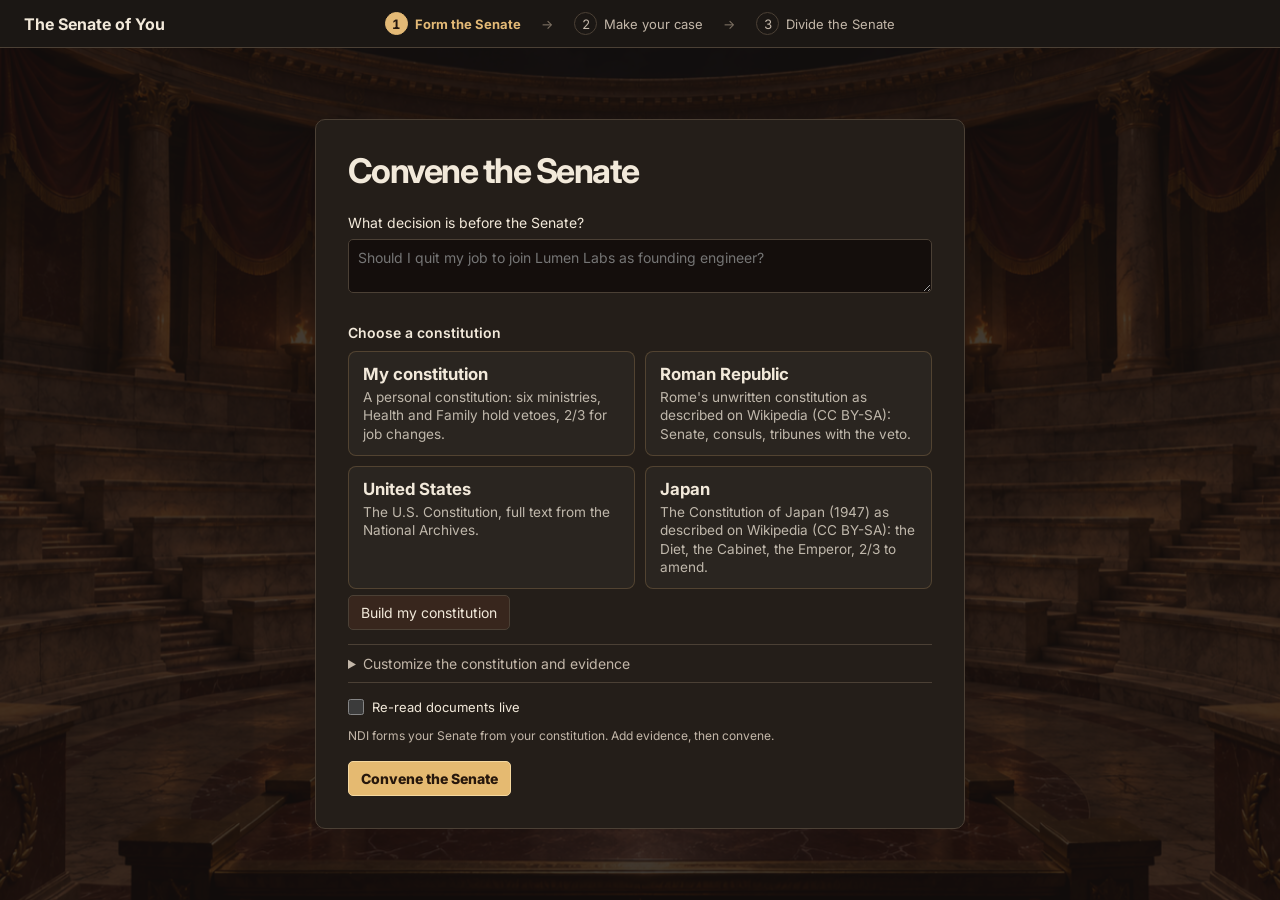
<file: public/index.html>
<!doctype html>
<html lang="en">
<head>
<meta charset="utf-8">
<meta name="viewport" content="width=device-width, initial-scale=1">
<title>The Senate of You</title>
<link rel="preconnect" href="https://fonts.googleapis.com">
<link rel="preconnect" href="https://fonts.gstatic.com" crossorigin>
<link href="https://fonts.googleapis.com/css2?family=Cinzel:wght@500;700&family=Cormorant+Garamond:wght@500;600;700&family=Inter:wght@400;500;600;700&display=swap" rel="stylesheet">
<link rel="stylesheet" href="./style.css">
<link rel="stylesheet" href="./assets/senate-loading.css">
</head>
<body>
<header class="mast"><h1>The Senate of You</h1>
<nav class="step-guide" aria-label="Your path through the Senate"><ol>
<li data-step="1" aria-current="step"><span>1</span> Form the Senate</li>
<li data-step="2"><span>2</span> Make your case</li>
<li data-step="3"><span>3</span> Divide the Senate</li>
</ol></nav>
<span id="ticker"></span></header>
<div id="errors" role="alert" hidden></div>
<main id="setup">
<form id="convene" class="setup-card">
<h2>Convene the Senate</h2>
<label for="decision">What decision is before the Senate?</label>
<textarea id="decision" rows="2" required placeholder="Should I quit my job to join Lumen Labs as founding engineer?"></textarea>
<div class="setup-actions"><button type="button" id="sample">Use the example</button><button type="button" id="build-constitution">Build my constitution</button><span id="source-status" role="status"></span></div>
<details class="documents" id="documents"><summary>Customize the constitution and evidence</summary>
<label for="const-text">Your constitution</label>
<textarea id="const-text" rows="9" spellcheck="false"></textarea>
<div class="files"><label>Upload a constitution PDF<input id="constitution" type="file" accept="application/pdf,.pdf"></label>
<label>Evidence PDFs (optional)<input id="evidence" type="file" accept="application/pdf,.pdf" multiple></label></div>
<label for="ev-urls">Evidence links (one per line)</label>
<textarea id="ev-urls" rows="2" placeholder="https://…"></textarea>
<label for="ev-text">Paste evidence</label>
<textarea id="ev-text" rows="3"></textarea>

</details>
<label class="check-label"><input type="checkbox" id="ndi-fresh"> Re-read documents live</label>
<p class="setup-help">NDI forms your Senate from your constitution. Add evidence, then convene.</p>
<button class="gold" id="convene-button">Convene the Senate</button>
<details class="documents" id="setup-diagnostics" hidden><summary>Setup details</summary><div id="progress"></div><div id="rollcall"></div></details>
</form>
</main>
<main id="chamber" hidden>
<div id="floor-pop" class="floor-pop" role="dialog" aria-live="assertive" hidden></div>
<section class="motion"><div><h2 id="motion"></h2><p id="bill" class="bill"></p><p id="goal"></p>
<aside id="chamber-intro" class="chamber-intro"><button type="button" id="dismiss-intro" aria-label="Dismiss introduction">Got it</button>
<p>You are the Consul. Your constitution formed this Senate.</p>
<p>Argue out loud: after every sentence every senator and <span id="intro-caucus"></span> caucus members decide via Drex.</p>
<p>Answer their questions, accept or refuse their amendments, then divide the Senate.</p></aside>
</div><aside id="coach" aria-labelledby="coach-title"><h3 id="coach-title">What next</h3><div id="tally"></div><div id="coach-body"></div></aside></section>
<section class="floor">
<div class="senators" id="left"></div>
<div class="arena">
<canvas id="seats" aria-label="Senate caucus seats by ministry and support"></canvas><div class="arena-notes">
<div id="rim"></div>
<p id="drift-chatter" role="status"></p>
<p id="audit-hint">Click any seat or senator to see exactly what Drex was asked and answered.</p>
</div>
<section id="movers" aria-labelledby="movers-title" hidden>
<h3 id="movers-title">Who you moved</h3>
<ul id="mover-list"></ul>
</section>
<div class="rostrum">
<div id="turn" class="turn" role="status" aria-live="polite"></div>
<div class="caesar">
<img class="caesar-rest" src="./assets/consul-body.png" alt="">
<img class="caesar-address" src="./assets/consul-body-speaking.png" alt="">
<div class="oval"><span id="bust" aria-hidden="true"></span><canvas id="camera-crop" width="128" height="160" aria-label="Framed camera preview" hidden></canvas></div>
</div>
<video id="camera" muted autoplay playsinline hidden></video>
<div class="consul"><strong>Consul</strong><button id="cam" type="button" aria-pressed="false">Camera off</button></div>
<div id="face" aria-live="polite"></div>
<div class="speak"><button id="mic" type="button" aria-pressed="false">Hold Space to speak</button></div>
<div id="subtitle" aria-live="polite"></div>
<form id="address"><input id="words" aria-label="Address the Senate in writing" placeholder="Or address the Senate in writing…" required><button>Send</button></form>
</div>
</div>
<div class="senators" id="right"></div>
</section>
<section class="ledger"><div><h3 class="curve-label">Caucus support</h3><div id="curve"></div></div>
<div class="commands"><span id="live-status" role="status"></span><button id="transcript">Transcript</button><button class="gold" id="vote">Divide the Senate</button></div></section>
</main>
<main id="division" hidden></main>
<dialog id="constitution-wizard" aria-labelledby="wizard-title">
<div class="dialog-head"><h2 id="wizard-title">Build my constitution</h2><form method="dialog"><button aria-label="Close constitution builder">Close</button></form></div>
<form id="wizard-form">
<p>Your answers become your constitution. NDI reads it like any document.</p>
<fieldset class="wizard-choices"><legend>What matters to you? Choose 3–7.</legend><div id="ministry-choices"></div>
<div class="custom-ministry"><input id="custom-ministry" maxlength="50" aria-label="Custom ministry name" placeholder="Your own ministry"><button id="add-ministry" type="button">Add custom</button></div>
<p id="wizard-count" role="status"></p></fieldset>
<div id="ministry-fields"></div>
<fieldset class="wizard-passage"><legend>How decisions pass</legend>
<label for="wizard-threshold">Passage</label><select id="wizard-threshold"><option value="simple">Simple majority</option><option value="three_fifths">3/5 majority</option><option value="two_thirds">2/3 majority</option><option value="unanimous">Unanimous</option></select>
<label class="check-label"><input id="wizard-special" type="checkbox"> Add a special rule for financial risk</label>
<div id="special-fields" hidden><label for="wizard-risk">Decisions risking more than $</label><input id="wizard-risk" type="number" min="0.01" step="0.01" value="20000">
<label for="wizard-special-threshold">need</label><select id="wizard-special-threshold"><option value="simple">Simple majority</option><option value="three_fifths">3/5 majority</option><option value="two_thirds" selected>2/3 majority</option><option value="unanimous">Unanimous</option></select></div>
<label class="check-label"><input id="wizard-override" type="checkbox"> The leader may override a veto</label>
<label id="override-fields" hidden>Override only if<input id="wizard-override-condition" value="a two-thirds majority of weighted votes supports the decision and the vetoing ministry's condition is written down and accepted"></label>
</fieldset>
<p id="wizard-error" role="alert" hidden></p>
<div class="wizard-footer"><button class="gold" type="submit">Use this constitution</button><span>You can edit every line before NDI reads it.</span></div>
</form></dialog>
<dialog id="acta"><div class="dialog-head"><h2 id="audit-title">Acta Senatus</h2><form method="dialog"><button aria-label="Close">Close</button></form></div><div id="audit-body"></div></dialog>
<script type="module" src="./view.js"></script>
</body></html>
</file>
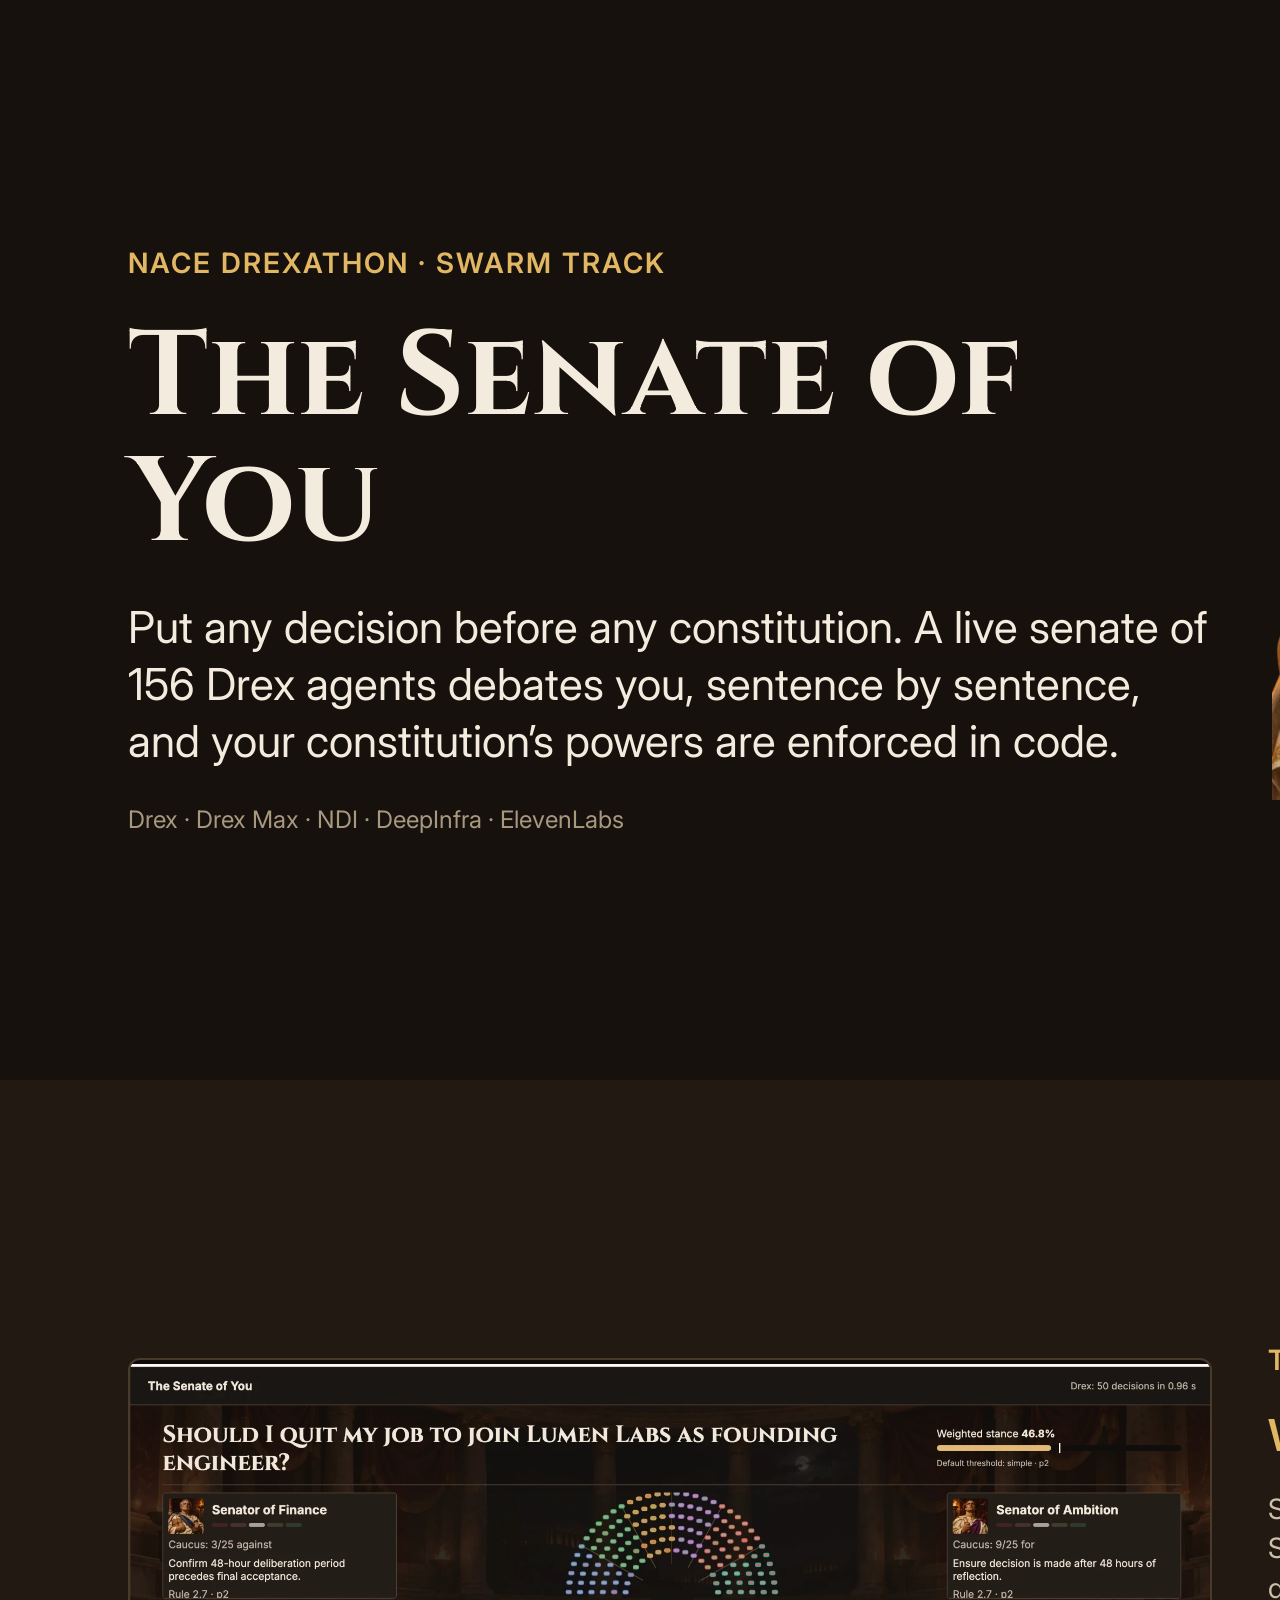
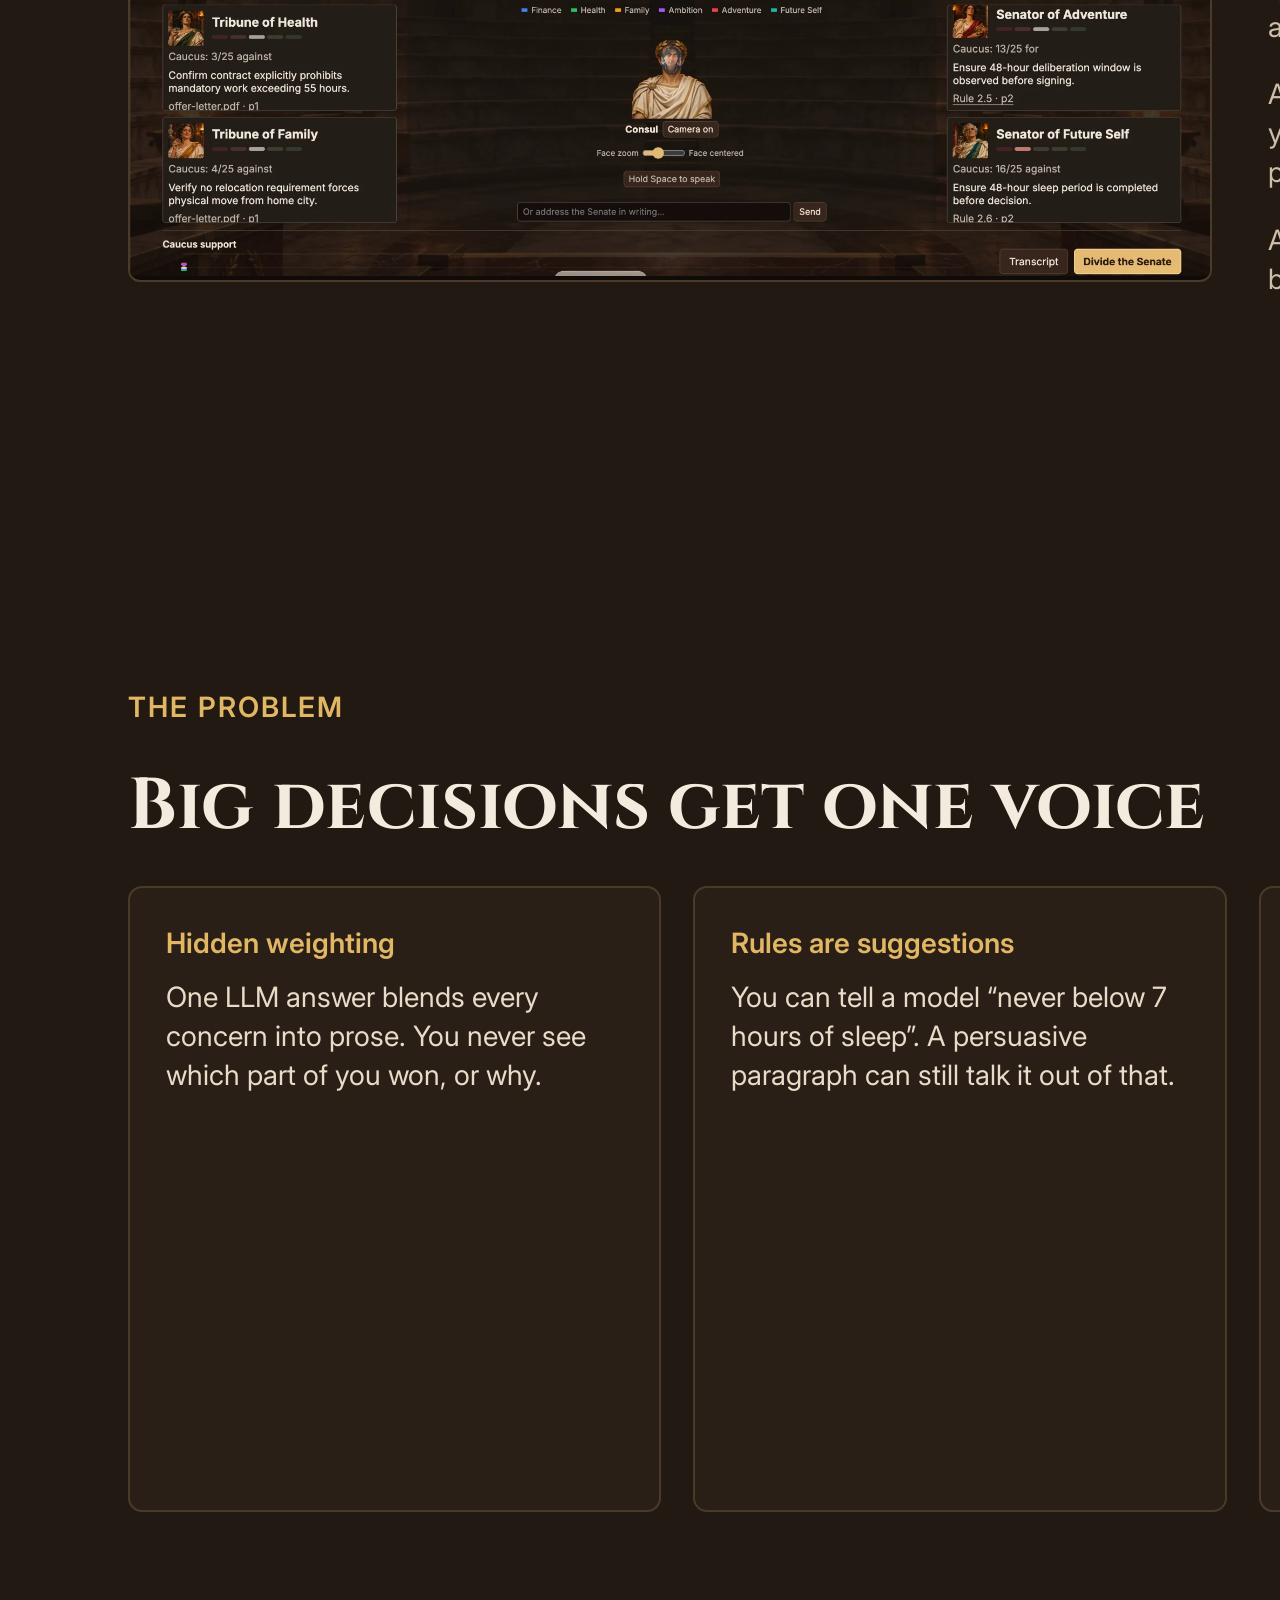
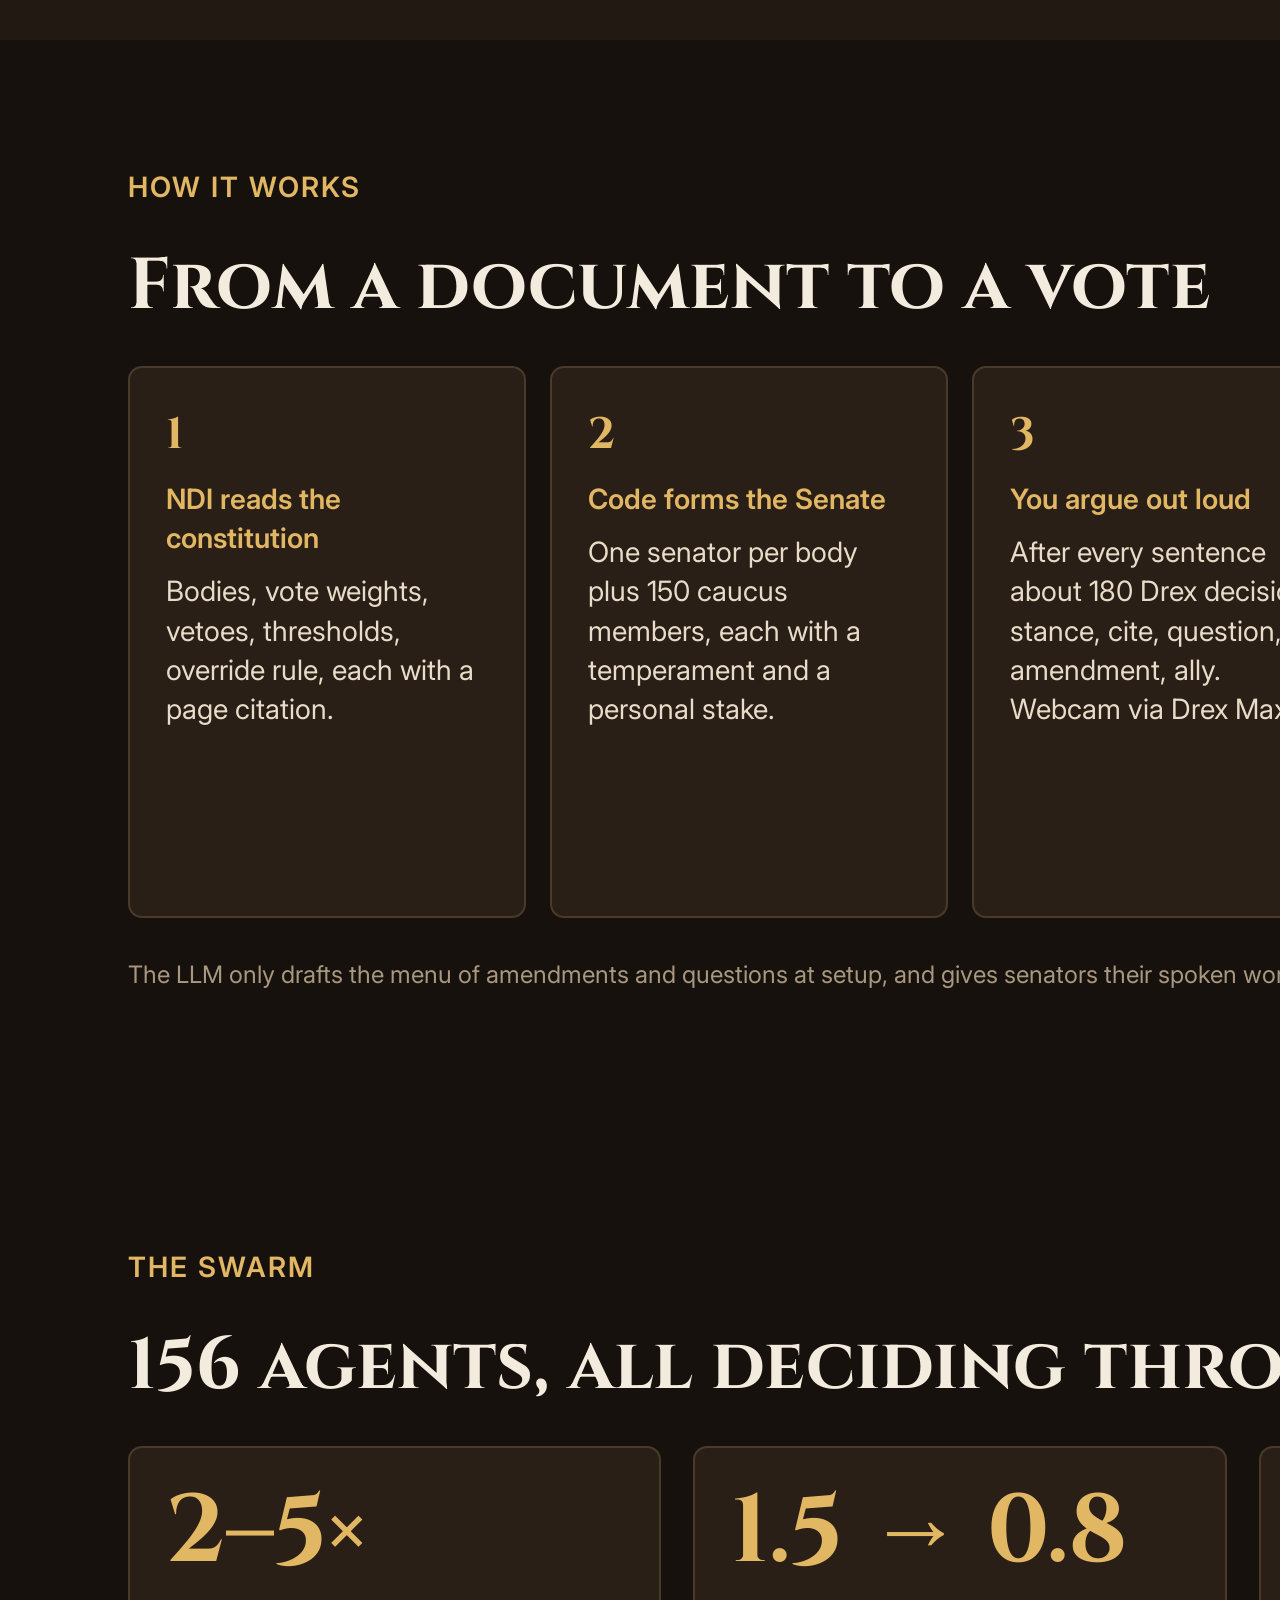
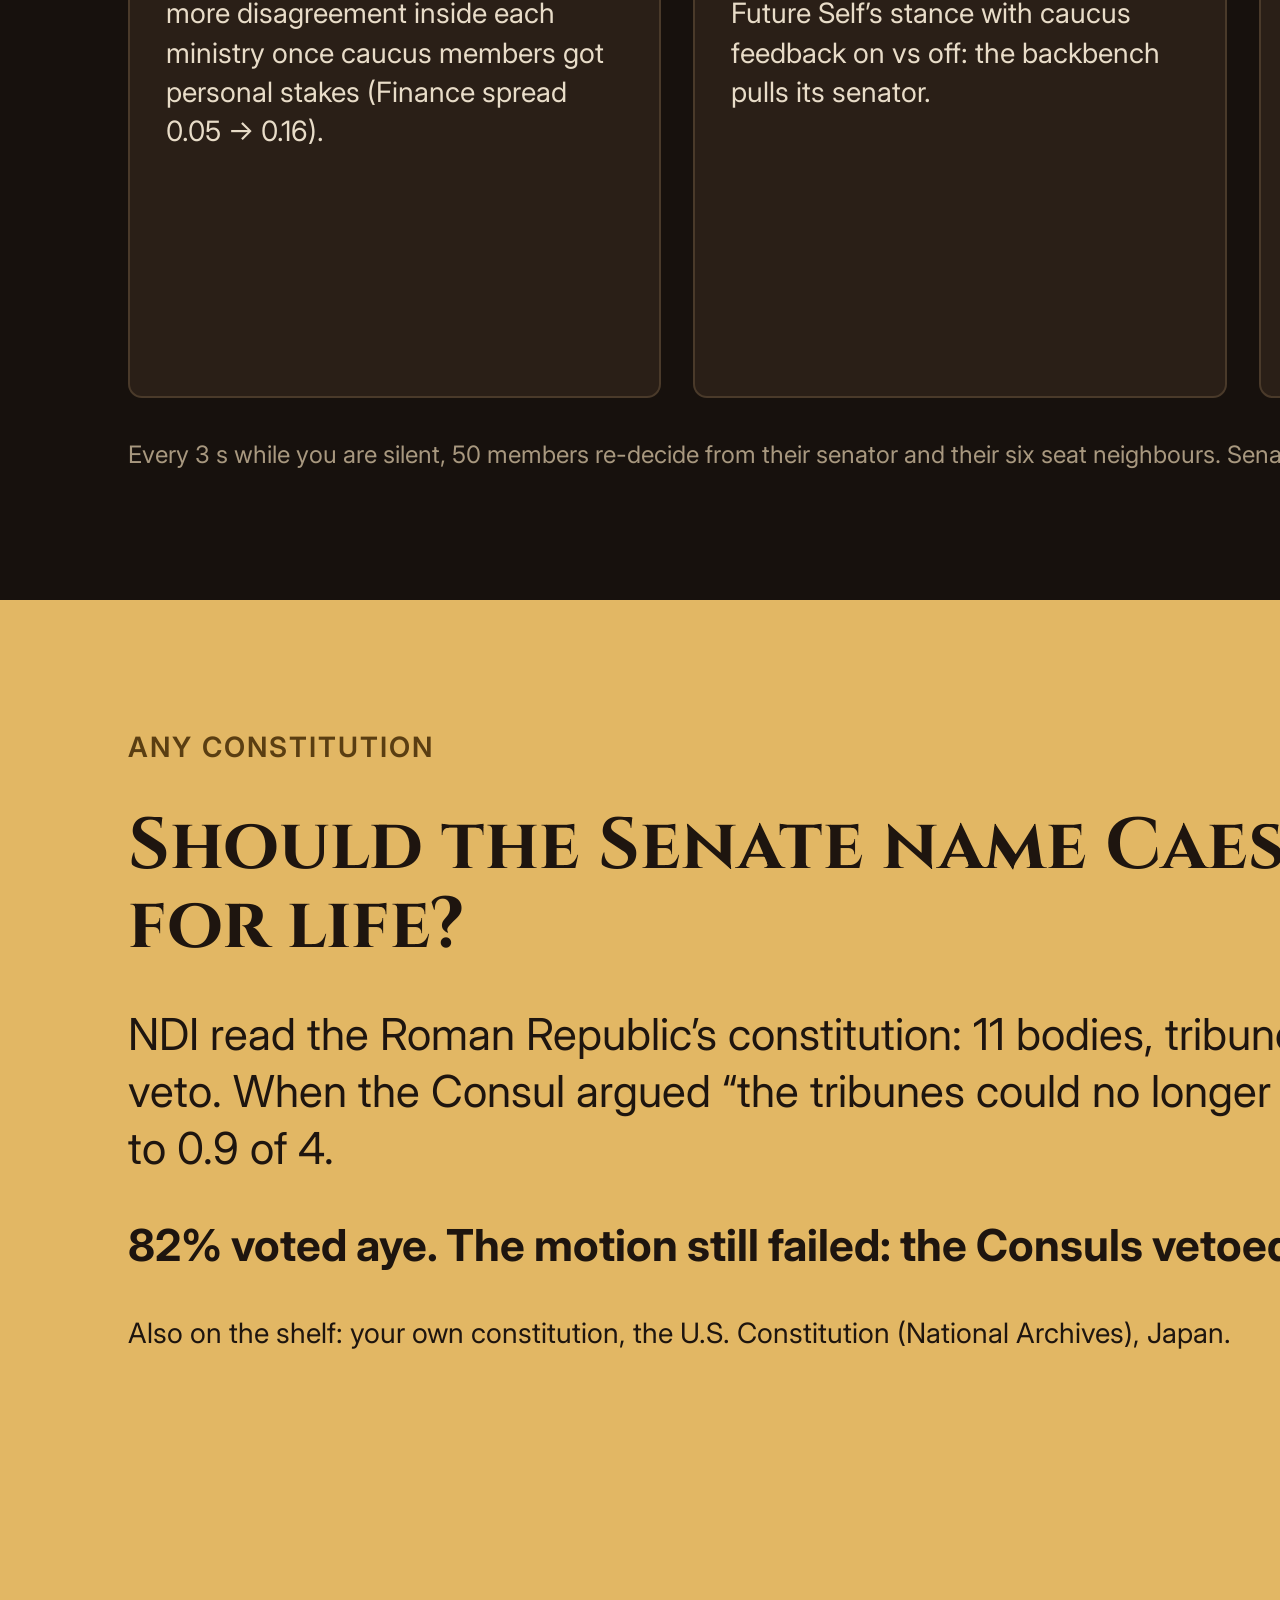
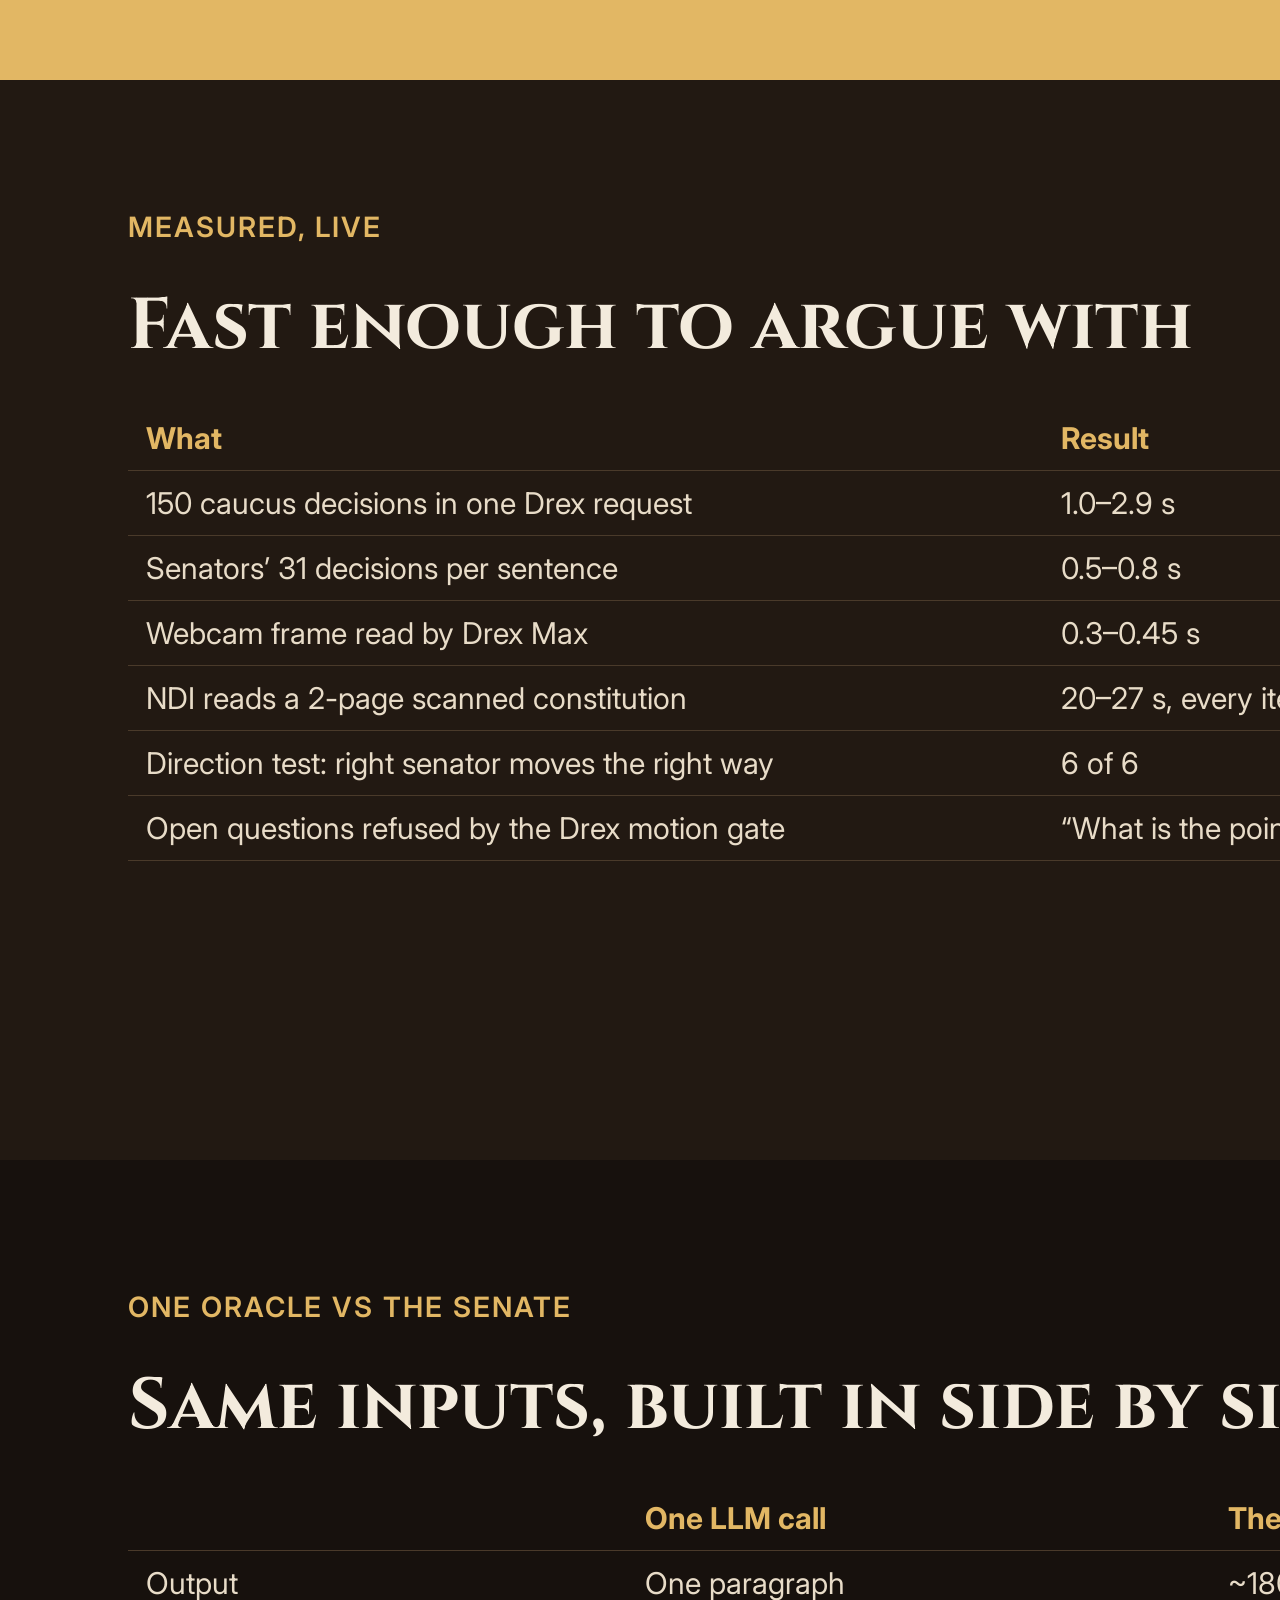
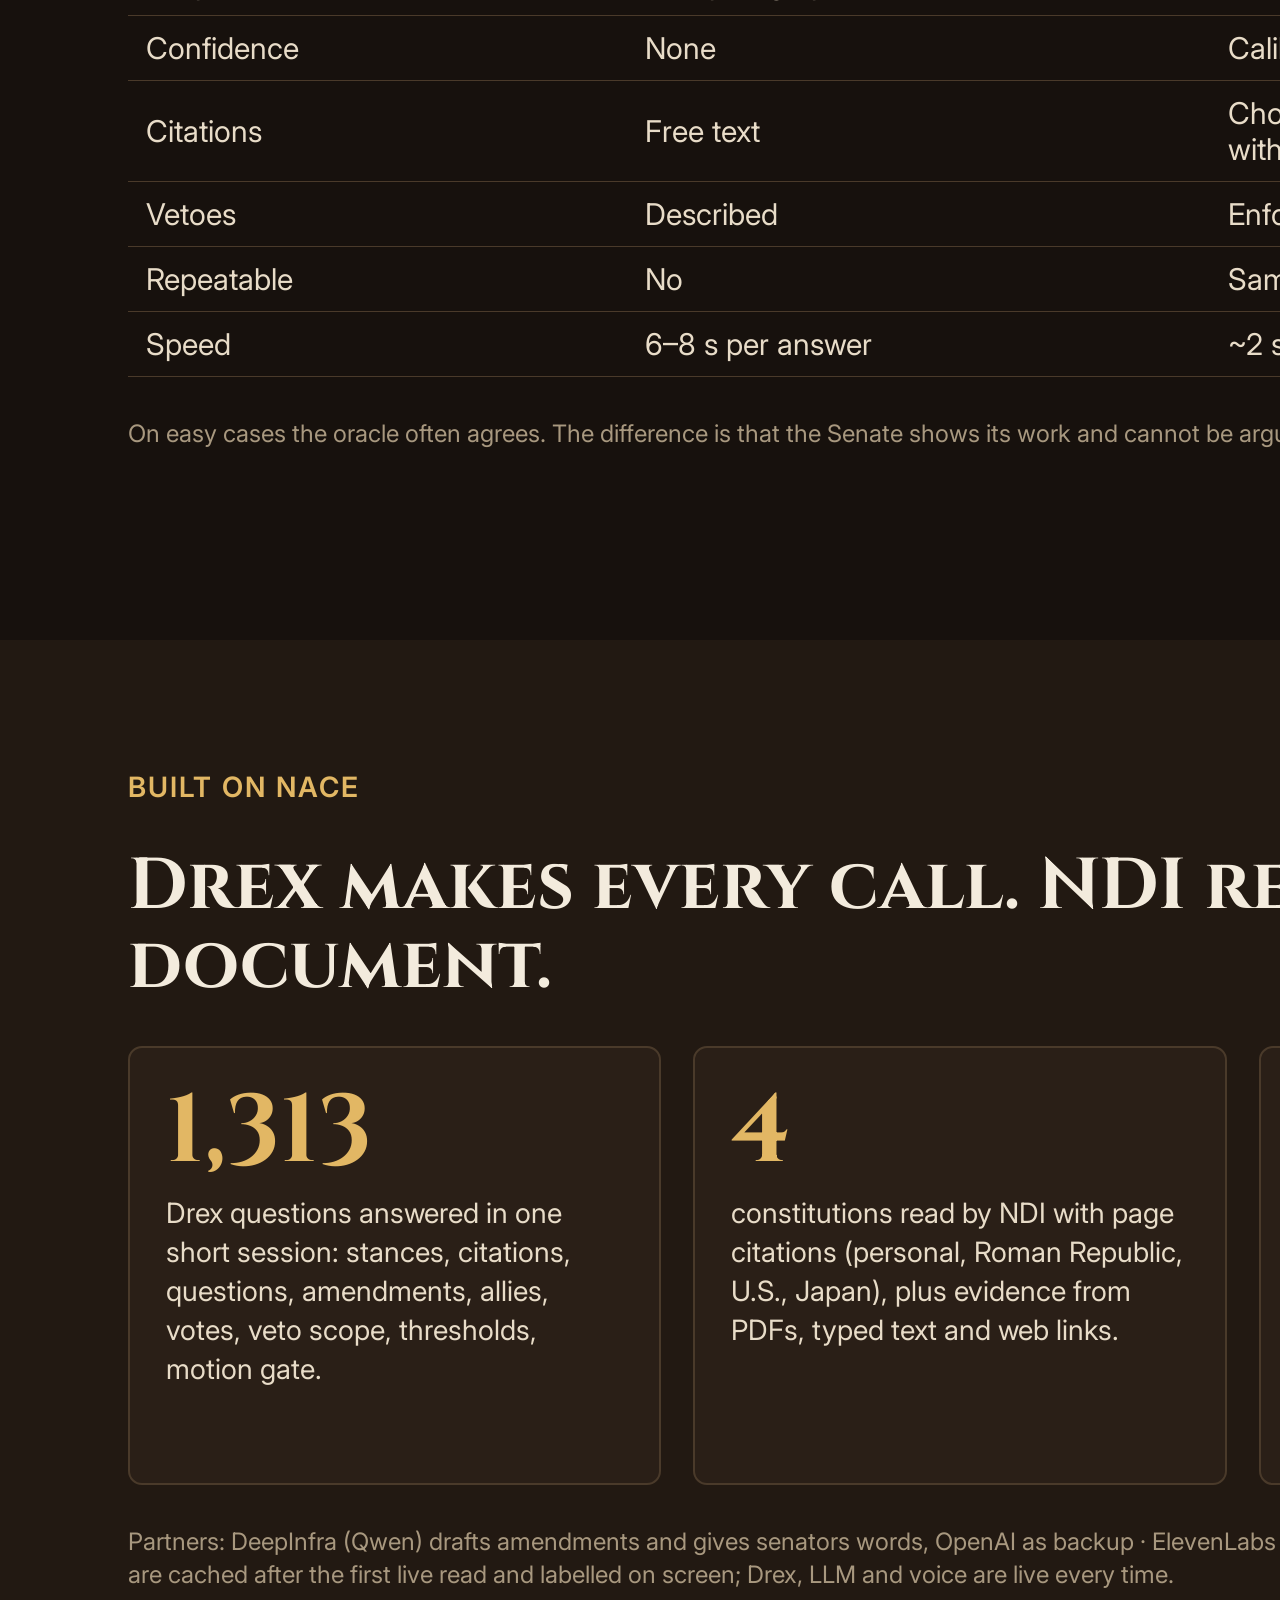
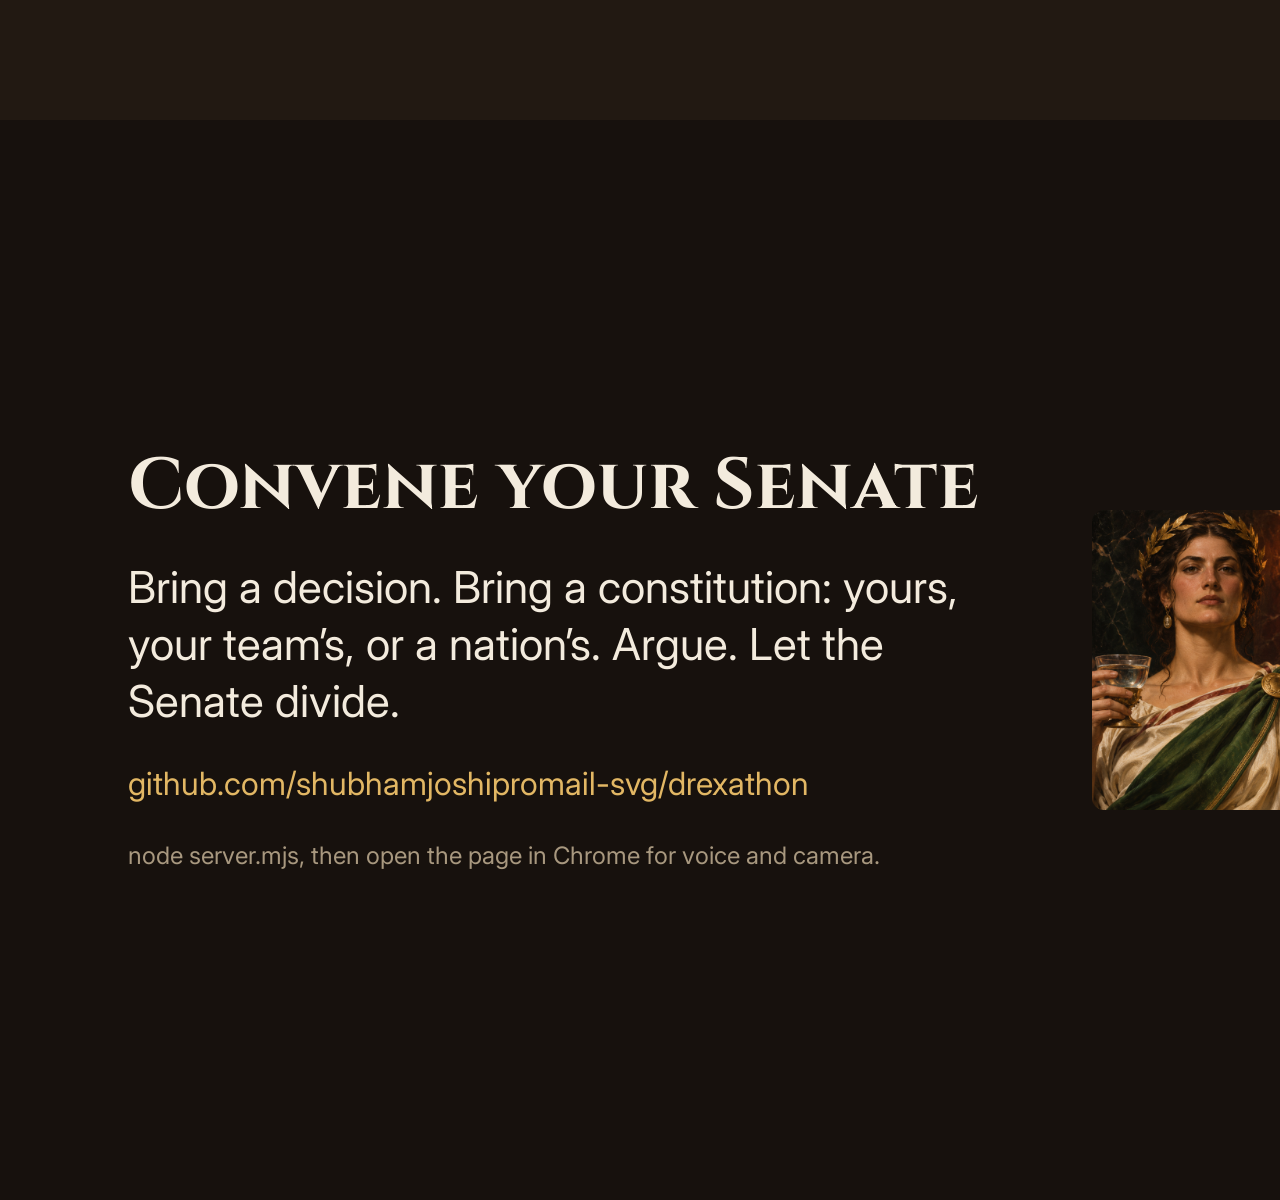
<file: presentation/deck.html>
<!doctype html><html><head><meta charset="utf-8"><title>The Senate of You</title><link rel="stylesheet" href="https://fonts.googleapis.com/css2?family=Cinzel:wght@500;700&family=Inter:wght@400;600&display=swap"><style>@page{size:1920px 1080px;margin:0}html,body{margin:0;background:#17110D}section{width:1920px;height:1080px;overflow:hidden;page-break-after:always;break-after:page;position:relative}h1,h2,h3,p{margin:0}table{border-collapse:collapse;width:100%}th,td{text-align:left;padding:14px 18px;border-bottom:1px solid #4A3A2A}th{color:#E2B764}body { font-family: 'Inter', Arial, sans-serif; color: #F3EBDD; }
section { background: #17110D; padding: 128px; display: flex; flex-direction: column; gap: 40px; box-sizing: border-box; }
section.alt { background: #221912; }
section.gold { background: #E2B764; color: #1E150F; }
h1, h2 { font-family: 'Cinzel', Georgia, serif; font-weight: 700; color: #F3EBDD; }
h1 { font-size: 120px; line-height: 1.05; }
h2 { font-size: 72px; line-height: 1.1; }
h3 { font-size: 44px; font-weight: 600; color: #E2B764; }
p { font-size: 32px; line-height: 1.4; color: #CDBFA8; }
.eyebrow { font-size: 28px; color: #E2B764; font-weight: 600; letter-spacing: 2px; }
.lede { font-size: 44px; line-height: 1.3; color: #F3EBDD; }
.row { display: flex; gap: 32px; }
.col { display: flex; flex-direction: column; gap: 20px; flex: 1; }
.card { flex: 1; display: flex; flex-direction: column; gap: 14px; padding: 36px; border-radius: 14px; background: #2A1F17; border: 2px solid #4A3A2A; }
.card .label { font-size: 28px; color: #E2B764; font-weight: 600; }
.card .body { font-size: 28px; line-height: 1.4; color: #E8DCC8; }
.big { font-family: 'Cinzel', Georgia, serif; font-size: 96px; font-weight: 700; color: #E2B764; line-height: 1; }
.small { font-size: 24px; color: #A8987F; }
.step { font-family: 'Cinzel', Georgia, serif; font-size: 44px; color: #E2B764; font-weight: 700; }
.shot { border-radius: 12px; border: 2px solid #4A3A2A; }
.gold h2, .gold p, .gold .lede { color: #1E150F; }
.gold .eyebrow { color: #5A3E12; }
@keyframes rise { from { opacity: 0; transform: translateY(24px); } to { opacity: 1; transform: translateY(0); } }
.rise{}
</style></head><body><section id="cover" style="flex-direction:row; align-items:center; gap:64px;">
<div class="col" style="flex:1.4; gap:32px;">
<p class="eyebrow">NACE DREXATHON · SWARM TRACK</p>
<h1>The Senate of You</h1>
<p class="lede">Put any decision before any constitution. A live senate of 156 Drex agents debates you, sentence by sentence, and your constitution’s powers are enforced in code.</p>
<p class="small">Drex · Drex Max · NDI · DeepInfra · ElevenLabs</p>
</div>
<img src="../public/assets/consul-body.png" alt="Illustrated Roman consul in a toga with a laurel wreath" style="width:520px; height:780px; object-fit:contain;">

</section>

<section id="chamber" class="alt" style="flex-direction:row; gap:56px; align-items:center;">
<img class="shot" src="../experiments/chamber-screenshot.webp" alt="The Senate chamber: motion, senator cards, hemicycle of caucus seats and the Consul at the rostrum" style="width:1080px; height:520px; object-fit:contain; background:#0F0B08;">
<div class="col" style="gap:28px;">
<p class="eyebrow">THE CHAMBER</p>
<h3>Watch it decide</h3>
<p style="font-size:28px;">Seats recolour as 150 members re-decide. Senators cite their rules, ask you questions out loud and propose amendments.</p>
<p style="font-size:28px;">A coach shows the path to passage: what you need, who blocks, who is persuadable.</p>
<p style="font-size:28px;">Accept an amendment by voice and the bill rewrites itself.</p>
</div>

</section>

<section id="problem" class="alt">
<p class="eyebrow">THE PROBLEM</p>
<h2>Big decisions get one voice</h2>
<div class="row" style="flex:1; align-items:stretch;">
<div class="card rise" style="--i:0"><p class="label">Hidden weighting</p><p class="body">One LLM answer blends every concern into prose. You never see which part of you won, or why.</p></div>
<div class="card rise" style="--i:1"><p class="label">Rules are suggestions</p><p class="body">You can tell a model “never below 7 hours of sleep”. A persuasive paragraph can still talk it out of that.</p></div>
<div class="card rise" style="--i:2"><p class="label">No audit trail</p><p class="body">Ask twice, get two answers. No probabilities, no citations to your own documents, no record of what moved it.</p></div>
</div>

</section>

<section id="how">
<p class="eyebrow">HOW IT WORKS</p>
<h2>From a document to a vote</h2>
<div class="row" style="flex:1; align-items:stretch; gap:24px;">
<div class="card rise" style="--i:0"><p class="step">1</p><p class="label">NDI reads the constitution</p><p class="body">Bodies, vote weights, vetoes, thresholds, override rule, each with a page citation.</p></div>
<div class="card rise" style="--i:1"><p class="step">2</p><p class="label">Code forms the Senate</p><p class="body">One senator per body plus 150 caucus members, each with a temperament and a personal stake.</p></div>
<div class="card rise" style="--i:2"><p class="step">3</p><p class="label">You argue out loud</p><p class="body">After every sentence about 180 Drex decisions: stance, cite, question, amendment, ally. Webcam via Drex Max.</p></div>
<div class="card rise" style="--i:3"><p class="step">4</p><p class="label">Code enforces powers</p><p class="body">Drex casts the votes. Weights, 2/3 rules, vetoes and override conditions are applied in code.</p></div>
</div>
<p class="small">The LLM only drafts the menu of amendments and questions at setup, and gives senators their spoken words. It decides nothing.</p>

</section>

<section id="swarm">
<p class="eyebrow">THE SWARM</p>
<h2>156 agents, all deciding through Drex</h2>
<div class="row" style="flex:1; align-items:stretch;">
<div class="card rise" style="--i:0"><p class="big">2–5×</p><p class="body">more disagreement inside each ministry once caucus members got personal stakes (Finance spread 0.05 → 0.16).</p></div>
<div class="card rise" style="--i:1"><p class="big">1.5 → 0.8</p><p class="body">Future Self’s stance with caucus feedback on vs off: the backbench pulls its senator.</p></div>
<div class="card rise" style="--i:2"><p class="big">Same</p><p class="body">verdict for the same arguments: repeated runs gave identical numbers. An oracle reshuffles every time.</p></div>
</div>
<p class="small">Every 3 s while you are silent, 50 members re-decide from their senator and their six seat neighbours. Senators see their caucus lean before they vote.</p>

</section>

<section id="rome" class="gold">
<p class="eyebrow">ANY CONSTITUTION</p>
<h2>Should the Senate name Caesar dictator for life?</h2>
<p class="lede">NDI read the Roman Republic’s constitution: 11 bodies, tribunes and consuls with the veto. When the Consul argued “the tribunes could no longer block him”, the tribunes fell to 0.9 of 4.</p>
<p class="lede"><b>82% voted aye. The motion still failed: the Consuls vetoed it.</b></p>
<p style="font-size:28px;">Also on the shelf: your own constitution, the U.S. Constitution (National Archives), Japan.</p>

</section>

<section id="numbers" class="alt">
<p class="eyebrow">MEASURED, LIVE</p>
<h2>Fast enough to argue with</h2>
<table style="font-size:30px; color:#E8DCC8;">
<tr><th style="width:55%">What</th><th style="width:45%">Result</th></tr>
<tr><td>150 caucus decisions in one Drex request</td><td>1.0–2.9 s</td></tr>
<tr><td>Senators’ 31 decisions per sentence</td><td>0.5–0.8 s</td></tr>
<tr><td>Webcam frame read by Drex Max</td><td>0.3–0.45 s</td></tr>
<tr><td>NDI reads a 2-page scanned constitution</td><td>20–27 s, every item cited to its page</td></tr>
<tr><td>Direction test: right senator moves the right way</td><td>6 of 6</td></tr>
<tr><td>Open questions refused by the Drex motion gate</td><td>“What is the point of life?” 0.8% votable</td></tr>
</table>

</section>

<section id="oracle">
<p class="eyebrow">ONE ORACLE VS THE SENATE</p>
<h2>Same inputs, built in side by side</h2>
<table style="font-size:30px; color:#E8DCC8;">
<tr><th style="width:30%"></th><th style="width:35%">One LLM call</th><th style="width:35%">The Senate</th></tr>
<tr><td>Output</td><td>One paragraph</td><td>~180 decisions per sentence</td></tr>
<tr><td>Confidence</td><td>None</td><td>Calibrated probabilities</td></tr>
<tr><td>Citations</td><td>Free text</td><td>Chosen from your rules and NDI facts, with pages</td></tr>
<tr><td>Vetoes</td><td>Described</td><td>Enforced in code</td></tr>
<tr><td>Repeatable</td><td>No</td><td>Same arguments, same verdict</td></tr>
<tr><td>Speed</td><td>6–8 s per answer</td><td>~2 s per sentence</td></tr>
</table>
<p class="small">On easy cases the oracle often agrees. The difference is that the Senate shows its work and cannot be argued out of your rules.</p>

</section>

<section id="stack" class="alt">
<p class="eyebrow">BUILT ON NACE</p>
<h2>Drex makes every call. NDI reads every document.</h2>
<div class="row" style="flex:1; align-items:stretch;">
<div class="card"><p class="big">1,313</p><p class="body">Drex questions answered in one short session: stances, citations, questions, amendments, allies, votes, veto scope, thresholds, motion gate.</p></div>
<div class="card"><p class="big">4</p><p class="body">constitutions read by NDI with page citations (personal, Roman Republic, U.S., Japan), plus evidence from PDFs, typed text and web links.</p></div>
<div class="card"><p class="big">0.3 s</p><p class="body">Drex Max reads the Consul’s face from the webcam on every sentence.</p></div>
</div>
<p class="small">Partners: DeepInfra (Qwen) drafts amendments and gives senators words, OpenAI as backup · ElevenLabs v4 voices · Plain Node + browser JS. NDI reads are cached after the first live read and labelled on screen; Drex, LLM and voice are live every time.</p>

</section>

<section id="close" style="flex-direction:row; align-items:center; gap:64px;">
<div class="col" style="flex:1.5; gap:32px;">
<h2>Convene your Senate</h2>
<p class="lede">Bring a decision. Bring a constitution: yours, your team’s, or a nation’s. Argue. Let the Senate divide.</p>
<p style="font-size:32px; color:#E2B764;">github.com/shubhamjoshipromail-svg/drexathon</p>
<p class="small">node server.mjs, then open the page in Chrome for voice and camera.</p>
</div>
<div class="row" style="gap:20px;">
<img src="../public/assets/ministers/health.png" alt="Senator of Health portrait" style="width:220px; height:300px; object-fit:cover; border-radius:12px;">
<img src="../public/assets/ministers/family.png" alt="Senator of Family portrait" style="width:220px; height:300px; object-fit:cover; border-radius:12px;">
<img src="../public/assets/ministers/finance.png" alt="Senator of Finance portrait" style="width:220px; height:300px; object-fit:cover; border-radius:12px;">
</div>

</section>
</body></html>
</file>
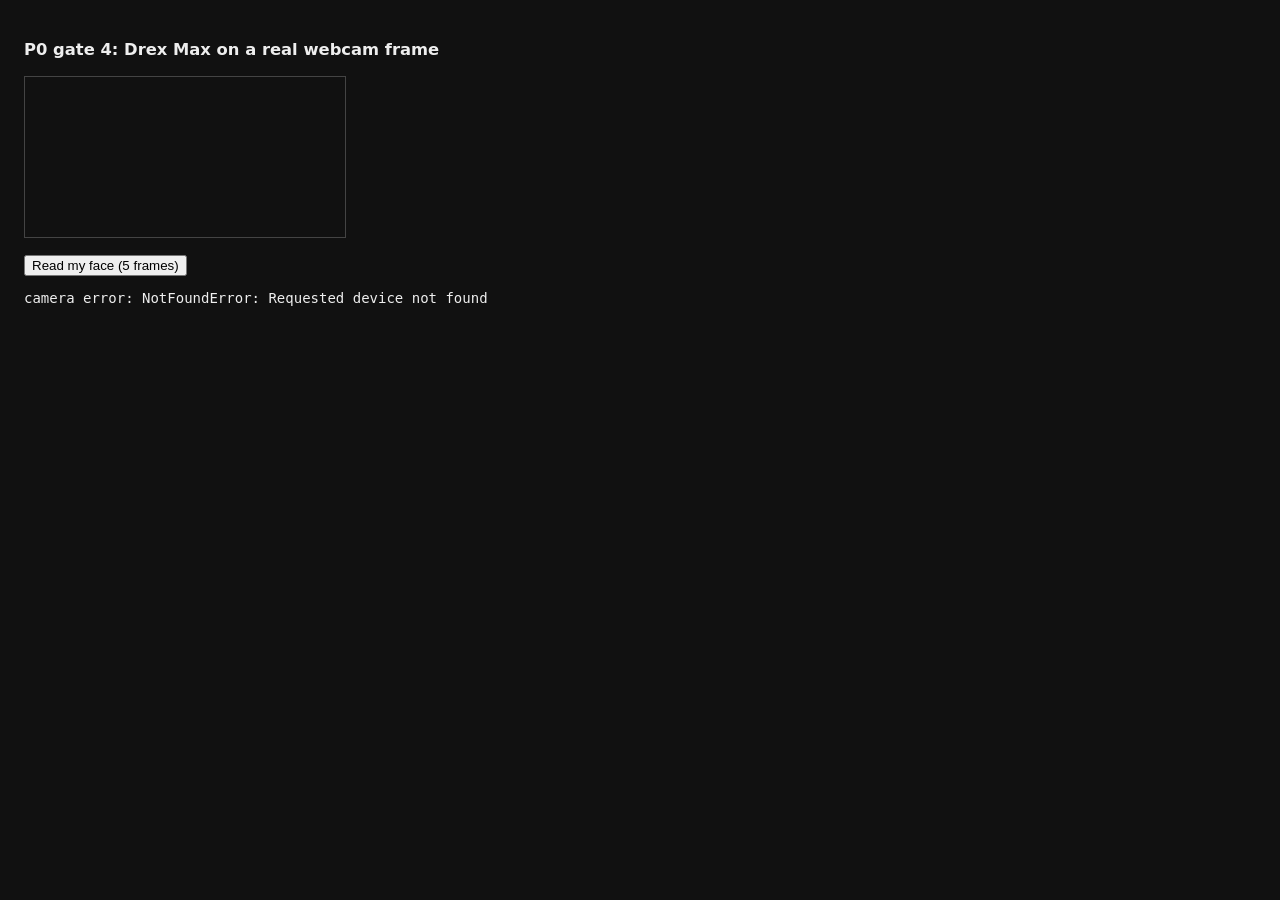
<file: public/gate-cam.html>
<!doctype html><meta charset=utf-8><title>Cam gate</title>
<body style="font:14px system-ui;background:#111;color:#eee;padding:16px">
<h3>P0 gate 4: Drex Max on a real webcam frame</h3>
<video id=v autoplay playsinline muted width=320 style="border:1px solid #444"></video>
<p><button id=b>Read my face (5 frames)</button></p><pre id=o></pre>
<script type=module>
const v = document.getElementById('v'), o = document.getElementById('o');
const log = s => (o.textContent += s + '\n', window.GATE = (window.GATE || []).concat(s));
try { v.srcObject = await navigator.mediaDevices.getUserMedia({ video: { width: 640, height: 480 } }); log('camera ok'); }
catch (e) { log('camera error: ' + e); }
const EMO = { excited: 'Excited, energised, smiling or animated', anxious: 'Anxious, worried, tense or stressed', unsure: 'Unsure, hesitant, doubtful or confused', determined: 'Determined, resolute, serious and focused', neutral: 'Neutral, calm, no strong expression' };
async function read() {
  const c = document.createElement('canvas'); c.width = 640; c.height = 480; c.getContext('2d').drawImage(v, 0, 0, 640, 480);
  const img = c.toDataURL('image/jpeg', 0.7); const t = performance.now();
  const r = await fetch('/api/drex', { method: 'POST', headers: { 'Content-Type': 'application/json' }, body: JSON.stringify({ model: 'drex-max-v1.1', images: [img],
    state: 'Image 1 is a webcam frame of a person arguing out loud about a big life decision.',
    questions: { face: { type: 'choice', instructions: 'Which best describes the facial expression and body language of the person in Image 1? If no person is visible, answer neutral.', criteria: EMO }, person: { type: 'noul', instructions: 'Is a person visible in Image 1?' } } }) });
  const j = await r.json(); const ms = Math.round(performance.now() - t);
  if (r.status !== 200) return log('ERR ' + r.status + ' ' + JSON.stringify(j).slice(0, 300));
  const a = j.answers.face; log(`face=${a.choice} conf=${a.confidence.toFixed(2)} person=${JSON.stringify(j.answers.person.answer ?? j.answers.person)} roundtrip=${ms}ms eval=${Math.round(j.evaluation_time_ms)}ms`);
}
document.getElementById('b').onclick = async () => { for (let i = 0; i < 5; i++) await read(); };
window.readFace = read;
</script>
</file>
<file: public/style.css>
:root{--header-height:48px}
:root{color-scheme:dark;--ink:#f4ead8;--muted:#c5b5a2;--gold:#e6bb71;--line:#715237;--panel:#211916;--red:#642b2e;--serif:Cinzel,Georgia,serif;--prose:"Cormorant Garamond",Georgia,serif}
*{box-sizing:border-box}body{margin:0;background:#15100e;color:var(--ink);font:14px Inter,sans-serif}body:before{content:"";position:fixed;inset:0;z-index:-1;background:url("./assets/chamber.png") center/cover;opacity:.2} [hidden]{display:none!important}
h1,h2,h3,p{margin:0}h1,h2,h3{font-family:var(--serif)}button,input,textarea{font:inherit;color:inherit}button{background:#38261d;border:1px solid var(--line);border-radius:5px;padding:.57em .85em;cursor:pointer}button:hover:not(:disabled){border-color:var(--gold);background:#503726}button:disabled{opacity:.54;cursor:wait}button:focus-visible,input:focus-visible,textarea:focus-visible,canvas:focus-visible{outline:2px solid var(--gold);outline-offset:2px}.gold{background:#e5ba71;color:#26170c;font-weight:800;border-color:#f5d89f}.gold:hover:not(:disabled){background:#f5d898}.mast{display:grid;grid-template-columns:minmax(0,1fr) auto minmax(0,1fr);gap:12px;align-items:center;padding:0 clamp(12px,2vw,24px);background:#1b1714;border-bottom:1px solid var(--line);height:var(--header-height);position:sticky;top:0;z-index:6}.mast h1{font-size:18px}#ticker{justify-self:end;white-space:nowrap;overflow:hidden;text-overflow:ellipsis;max-width:100%;color:var(--gold);font-size:12px}#errors{position:fixed;z-index:10;top:calc(var(--header-height) + 4px);right:12px;max-width:min(540px,95vw);max-height:36vh;overflow:auto;background:#5b2428;border:1px solid #d97d80;padding:12px;border-radius:6px;white-space:pre-wrap}.dismiss{float:right;margin-left:8px}
#setup{min-height:calc(100dvh - var(--header-height));display:grid;place-items:center;padding:24px}.setup-card,.verdict-card{width:min(650px,100%);background:#231916f5;border:1px solid #987047;border-radius:10px;padding:30px;box-shadow:none}.setup-card h2{font-size:clamp(24px,4vw,40px);margin:10px 0 24px}.setup-card label{display:block;color:var(--muted)}input:not([type=file]),textarea{background:#140e0c;border:1px solid var(--line);border-radius:5px;padding:9px}.setup-card textarea{width:100%;margin:8px 0 14px;resize:vertical}.setup-actions,.files{display:flex;align-items:center;gap:14px;margin-bottom:14px}.files{flex-wrap:wrap}.files input{display:block;margin-top:5px;max-width:255px}.files input::file-selector-button{background:#3d2b21;border:1px solid var(--line);color:var(--ink);padding:5px;border-radius:4px}#progress{display:grid;gap:6px;margin-top:14px;color:var(--muted)}#rollcall{display:flex;flex-wrap:wrap;gap:5px;margin-top:8px}.entrance{padding:5px 8px;border:1px solid var(--line);border-radius:4px;animation:enter .35s both}@keyframes enter{from{opacity:0;transform:translateY(7px)}}
#chamber{height:calc(100dvh - var(--header-height));display:grid;grid-template-rows:auto minmax(0,1fr) 104px;gap:9px;padding:10px 18px}.motion,.ledger{border:1px solid var(--line);background:#211b17;border-radius:6px;padding:10px 15px;display:grid;grid-template-columns:1fr minmax(230px,29%);gap:12px;align-items:center}.motion h2{font-size:clamp(15px,2vw,25px);margin-top:4px;overflow-wrap:anywhere}.meter{position:relative;height:8px;border-radius:6px;background:#0f0d0c;margin:7px 0}.meter i{display:block;background:var(--gold);height:100%;border-radius:6px}.meter b{position:absolute;width:2px;height:14px;top:-3px;background:#fff5d7}.floor{display:grid;grid-template-columns:minmax(188px,23%) minmax(0,1fr) minmax(188px,23%);gap:8px;min-height:0}.senators{display:grid;grid-auto-rows:minmax(0,1fr);gap:7px;min-height:0}.senator{position:relative;border:1px solid #705339;border-left:3px solid var(--ministry);border-radius:7px;background:#241a17ef;padding:8px;min-height:0;overflow:auto;transition:background .2s,transform .2s}.card-top{cursor:pointer;display:flex;align-items:center;text-align:left;width:100%;padding:0;background:none!important;border:0;gap:7px}.card-top span{min-width:0}.portrait{width:43px;height:43px;flex:0 0 43px;border-radius:50%;border:1px solid var(--ministry,#c7a165);object-fit:cover;display:grid;place-items:center;background:#423024;color:var(--gold);font-family:var(--serif)}.senator h3{font-size:12px;color:#f6e5cb}.meta,.quiet,small{color:var(--muted);font-size:11px}.stance{height:5px;display:flex;gap:3px;margin:6px 0 4px}.stance i{flex:1;border-radius:3px;opacity:.32}.stance i.active{opacity:1;box-shadow:none}.chip{padding:2px 5px;font-size:10px;margin:4px 0}.ticket{color:#ffe1ac;border-left:2px solid var(--gold);background:#553b26a1;padding:3px 5px;margin-top:3px;font:600 15px/1.05 var(--prose)}.speech{border:1px solid var(--gold);border-radius:6px;padding:6px;background:#321a15;margin-top:4px;font:600 16px/1.1 var(--prose)}
.arena{background:#170e0bb3;border:1px solid var(--line);border-radius:9px;position:relative;display:grid;grid-template-rows:minmax(0,1fr) auto auto;overflow:hidden;min-height:0}#seats{width:100%;height:100%;min-height:0;cursor:pointer}#rim{display:flex;justify-content:center;gap:4px 8px;flex-wrap:wrap;padding:3px 8px;font-size:9px;color:var(--muted)}.rostrum{display:grid;justify-items:center;padding:4px 10px 7px;gap:3px;background:none}.oval{height:52px;width:73px;border:2px solid var(--gold);border-radius:50%;overflow:hidden;background:#24170f;display:grid;place-items:center;box-shadow:0 0 0 4px #76583470}.oval video{width:100%;height:100%;object-fit:cover;transform:scaleX(-1);min-height:0}.consul{display:flex;gap:6px;align-items:center;font:700 12px var(--serif);color:var(--gold)}.consul button,.speak button{font:10px Inter,sans-serif;padding:3px 6px}.speak{display:flex;gap:7px;align-items:center;font-size:10px;color:var(--muted)}#mic[aria-pressed=true]{background:#8e333a}#subtitle{font:600 15px/1.1 var(--prose);color:var(--gold);min-height:1em;max-height:2.2em;overflow:auto;text-align:center}#address{display:flex;width:min(420px,100%);gap:4px}#address input{flex:1;min-width:0;padding:5px 7px;font-size:11px}#address button{font-size:11px;padding:4px 7px}#face{font-size:10px;text-align:center}.face-bars{display:flex;gap:4px;justify-content:center}.face-bars span{display:inline-block;width:14px;height:3px;background:#504031}.face-bars i{display:block;height:100%;background:var(--gold)}
.ledger{grid-template-columns:1fr auto;padding:6px 12px}.ledger svg{width:100%;height:65px;display:block}.commands{display:flex;align-items:center;gap:8px}.commands span{max-width:155px;font-size:11px;color:var(--muted)}dialog{width:min(800px,94vw);max-height:85vh;background:#251b17;color:var(--ink);border:1px solid #9e754d;border-radius:8px;padding:18px}dialog::backdrop{background:#0c0807ae}.dialog-head{display:flex;position:sticky;top:-18px;background:#251b17;justify-content:space-between;align-items:center;gap:12px;padding:8px 0;z-index:1}details{border:1px solid var(--line);border-radius:5px;padding:8px;margin:6px 0}summary{cursor:pointer;color:var(--gold)}pre{white-space:pre-wrap;overflow-wrap:anywhere;background:#160f0d;padding:8px;border-radius:5px;font-size:12px}blockquote{margin:8px 0;border-left:2px solid var(--gold);padding:4px 10px}
#division{padding:16px;max-width:1170px;margin:auto}.verdict-card{width:100%;padding:20px;margin-bottom:12px}.verdict-title{font-size:clamp(24px,4vw,45px);color:var(--gold);margin:5px 0}.totals{display:flex;gap:25px;margin:10px 0;font-weight:700}.totals strong{font:700 34px var(--serif)}.division-grid{display:grid;grid-template-columns:1fr 1fr;gap:12px}.verdict-card h3{margin:8px 0}.verdict-card p{margin:5px 0}.verdict-card svg{width:100%;height:90px}.veto{border:1px solid #a24d50;background:#52252a;padding:8px;border-radius:5px;margin:6px 0}.dissent{display:flex;gap:8px;align-items:center;margin:8px 0}table{width:100%;border-collapse:collapse;font-size:12px}th,td{text-align:left;padding:5px;border-bottom:1px solid var(--line)}
@media(max-height:790px) and (min-width:850px){#chamber{grid-template-rows:auto minmax(0,1fr) 81px}.ledger svg{height:47px}.portrait{width:33px;height:33px;flex-basis:33px}.senator{padding:5px}.rostrum{gap:2px}.oval{height:42px;width:61px}}
@media(max-width:849px){#chamber{height:auto;grid-template-rows:auto auto auto}.floor{grid-template-columns:1fr 1fr}.arena{grid-column:1/-1;grid-row:1;height:420px}.meta{font-size:10px}.motion,.ledger,.division-grid{grid-template-columns:1fr}.commands{flex-wrap:wrap}}
.oval{background:#24170f url("./assets/consul.png") center/cover}
.dismiss{margin-bottom:6px}#errors p+p{margin-top:6px}.stance+div{font-variant-numeric:tabular-nums}

/* Quiet surfaces keep the motion and the characters in focus. */
:root{--ink:#f2e9da;--muted:#c3b7a9;--line:#4b4035;--gold:#e3b976;--panel:#241d18}
.mast h1{font:700 16px Inter,sans-serif}
#ticker{font-size:13px;color:var(--muted)}
.setup-card{padding:32px;max-width:570px;background:#241e19;border-color:var(--line)}
.setup-card h2{font:700 34px/1.1 Inter,sans-serif;letter-spacing:-.045em;margin:0 0 25px}
.setup-card label{color:var(--ink)}.setup-actions{flex-wrap:wrap}
.documents{margin:0 0 16px;padding:10px 0;border:0;border-block:1px solid var(--line);border-radius:0}
.documents summary{color:var(--muted)}.documents[open] summary{margin-bottom:12px}
.motion,.ledger{border:0;border-radius:0;background:none;padding:10px 0}
.motion{border-bottom:1px solid var(--line);grid-template-columns:minmax(0,1fr) minmax(210px,24%)}
.motion h2{font-size:clamp(19px,2.25vw,32px);line-height:1.18}
#chamber{gap:10px;padding:8px clamp(16px,3vw,46px)}
.floor{grid-template-columns:minmax(190px,23%) minmax(0,1fr) minmax(190px,23%);gap:14px}
.senators{gap:8px}.senator{background:var(--panel);border:1px solid var(--line);border-radius:4px;padding:11px;overflow:auto;transition:opacity .18s ease,transform .2s ease,border-color .2s ease}
.card-top{gap:11px}.card-top>.portrait{width:64px;height:64px;flex-basis:64px;border-radius:3px;border:0;object-position:center 30%}
.card-top>span:last-child{flex:1}.senator h3{font:700 17px/1.15 Inter,sans-serif;color:var(--ink)}
.stance{height:5px;margin-top:8px;max-width:122px}.stance i{opacity:.22}.stance i.active{opacity:1}
.demand,.senator .chip,.senator .speech{font:14px/1.25 Inter,sans-serif}
.demand{margin-top:8px}.senator .chip{padding:0;border:0;color:var(--muted);background:none;text-decoration:underline;text-underline-offset:3px;margin:7px 0 0;text-align:left}
.has-speaker .senator:not(.speaking){opacity:.58}.senator.speaking{transform:translateY(-3px) scale(1.025);z-index:3;border-color:var(--gold)}
.speaking .portrait{transform:translateY(var(--speech-lift,0px))}
.wave{display:inline-flex;align-items:center;gap:2px;height:12px;margin-left:4px;vertical-align:middle}
.wave i{background:var(--gold);width:2px;height:9px;transform:scaleY(var(--speech-level,.25));transform-origin:center}.wave i:nth-child(2){height:14px}.wave i:nth-child(3){height:7px}
.senator .speech{position:sticky;bottom:0;border:0;border-top:1px solid var(--line);background:var(--panel);padding:7px 0 0;border-radius:0;animation:caption-in .2s ease both}
@keyframes caption-in{from{opacity:0;transform:translateY(5px)}}
.arena{background:#18141166;border:0;border-radius:0;grid-template-rows:minmax(0,1fr) auto auto}
#rim{font-size:11px;gap:4px 13px}
.rostrum{gap:3px;padding-bottom:2px}
.caesar{position:relative;width:clamp(100px,15vh,145px);aspect-ratio:1;isolation:isolate}
.caesar img{position:absolute;inset:0;width:100%;height:100%;object-fit:contain}
.caesar-address{visibility:hidden}.consul-speaking .caesar-address{visibility:visible}.consul-speaking .caesar-rest{visibility:hidden}
.caesar .oval{position:absolute;left:50%;top:25.5%;width:26%;height:33%;transform:translate(-50%,-50%);border:0;box-shadow:none;background:#665747;border-radius:47% 47% 44% 44%;overflow:hidden}
.caesar .oval #bust{width:100%;height:100%;background:url("./assets/consul-body.png") 50% 13.43% / 384.615% 303.03% no-repeat;filter:grayscale(1) brightness(1.4) contrast(.82)}
.consul-speaking .caesar .oval #bust{background-image:url("./assets/consul-body-speaking.png")}
.caesar .oval video{width:100%;height:100%;object-fit:cover;transform:scaleX(-1) scale(1.14)}
.consul{font:600 13px Inter,sans-serif;color:var(--ink)}
.consul button,.speak button,#face,#address input,#address button{font-size:12px}
#subtitle{font:14px/1.2 Inter,sans-serif}
.ledger{border-top:1px solid var(--line);gap:14px}.curve-label{font:600 13px Inter,sans-serif}
.verdict-card{background:var(--panel);border-color:var(--line)}
.division-label{color:var(--muted);font-weight:600}.verdict-title{display:inline-block;transform-origin:left center;animation:stamp .42s cubic-bezier(.16,.74,.32,1) both}
.veto{animation:seal-drop .38s .13s ease-out both}
@keyframes stamp{0%{opacity:0;transform:translateY(-15px) rotate(-3deg) scale(1.15)}55%{opacity:1;transform:rotate(1.4deg) scale(.98)}75%{transform:rotate(-.6deg)}100%{transform:none}}
@keyframes seal-drop{from{opacity:0;transform:translateY(-12px) rotate(-1deg)}to{opacity:1;transform:none}}
@media(max-width:849px){.floor{grid-template-columns:minmax(0,1fr) minmax(0,1fr)}.arena{height:420px}.motion,.ledger{grid-template-columns:1fr}.senator h3{font-size:15px}.card-top>.portrait{width:45px;height:45px;flex-basis:45px}}
@media(max-height:780px) and (min-width:850px){.card-top>.portrait{width:48px;height:48px;flex-basis:48px}.senator{padding:7px}}
@media(prefers-reduced-motion:reduce){*,*::before,*::after{animation-duration:0s!important;transition-duration:0s!important}.speaking .portrait{transform:none}}
@media(min-height:840px) and (min-width:1000px){.card-top>.portrait{width:76px;height:76px;flex-basis:76px}}
.verdict-title{text-transform:uppercase}
#rim span{display:inline-flex;gap:5px;align-items:center}#rim span i{width:8px;height:5px;border-radius:1px}
.caucus-defied{display:block;color:var(--gold);margin-top:3px}

.arena-notes{text-align:center;color:var(--muted);font-size:12px;line-height:1.3;min-height:46px}
#drift-chatter{min-height:1.3em;color:#dacbb6}
#audit-hint{margin:2px 8px 0}
#movers{position:absolute;bottom:9px;left:8px;width:min(251px,36%);max-height:47%;overflow:auto;z-index:4;background:#241d18f5;border:1px solid var(--line);border-radius:4px;padding:8px}
#movers h3{font:650 13px Inter,sans-serif;margin-bottom:5px}
#mover-list{padding:0;margin:0;list-style:none}
#mover-list li+li{border-top:1px solid var(--line)}
#mover-list button{width:100%;border:0;text-align:left;background:none;display:grid;grid-template-columns:7px 1fr;gap:3px 6px;padding:5px 2px;font-size:12px;line-height:1.2}
#mover-list i{width:7px;height:7px;border-radius:50%;margin-top:3px}
.mover-delta{grid-column:2;color:var(--gold);font-variant-numeric:tabular-nums}.mover-delta span{margin-left:4px;color:var(--muted)}
.caucus-card{color:var(--muted);font:14px/1.25 Inter,sans-serif;margin-top:6px}
@media(max-width:550px){#movers{width:46%;max-height:37%;bottom:36px}}
#camera-crop{display:block;width:100%;height:100%;object-fit:cover}

/* The guide stays in view through setup, debate and the final division. */
.step-guide ol{display:flex;justify-content:center;align-items:center;gap:clamp(10px,1.6vw,24px);white-space:nowrap;list-style:none;margin:0;padding:0;color:var(--muted);font-size:13px}
.step-guide li{display:flex;align-items:center;gap:7px}.step-guide li+li:before{content:'→';color:#817466;margin-right:14px}
.step-guide li span{display:grid;place-items:center;width:23px;height:23px;border:1px solid var(--line);border-radius:50%;font-variant-numeric:tabular-nums}
.step-guide [aria-current=step]{color:var(--gold);font-weight:700}.step-guide [aria-current=step] span{background:var(--gold);border-color:var(--gold);color:#24170f}.step-guide .complete span{border-color:var(--gold);color:var(--gold)}
#setup{min-height:calc(100dvh - var(--header-height))}.setup-card{max-width:650px}
.setup-help{color:var(--muted);font-size:12px;line-height:1.5;margin:12px 0 16px}
.check-label,.setup-card .check-label{display:flex;align-items:center;gap:8px;font-size:13px}.check-label input[type=checkbox]{width:16px;height:16px;margin:0;accent-color:var(--gold);flex-shrink:0}
#chamber{height:auto;min-height:calc(100dvh - var(--header-height));grid-template-rows:auto minmax(430px,1fr) 90px}
.motion{grid-template-columns:minmax(0,1fr) minmax(300px,41%);align-items:start;gap:25px;padding-bottom:15px}
#goal{color:var(--gold);font-size:14px;line-height:1.5;margin-top:12px;max-width:650px}
.chamber-intro{font-size:13px;line-height:1.5;border-left:2px solid var(--gold);padding:2px 0 2px 12px;margin-top:15px;color:var(--muted)}.chamber-intro p+p{margin-top:4px}.chamber-intro button{float:right;margin:0 0 6px 10px;font-size:12px}
#coach{padding:12px 14px;border:1px solid var(--line);background:var(--panel);border-radius:5px;min-width:0}#coach h3{font:700 15px Inter,sans-serif;margin-bottom:10px}
.projection-label{display:flex;justify-content:space-between;gap:10px;font-size:13px}.projection-label strong{color:var(--gold)}.projection-label span{color:var(--muted)}
.projection-note,.coach-threshold{font-size:11px;color:var(--muted);line-height:1.4}.coach-threshold{margin-top:3px}
#coach .meter{margin:8px 1px}
.coach-steps{padding-left:20px;margin:10px 0;font-size:12px;line-height:1.45}.coach-steps li+li{margin-top:5px}
.coach-chips{display:flex;align-items:center;flex-wrap:wrap;gap:5px;font-size:11px;margin-top:7px}.coach-chips>span{color:var(--muted);margin-right:3px}
.coach-chip{font-size:11px;padding:4px 7px;text-align:left}.veto-risk{background:#51272a;color:#ffd0d0;border-color:#a6555a}
#coach details{padding:6px 8px;font-size:12px;line-height:1.4}#coach details p{margin-top:7px}
#vote.ready{box-shadow:0 0 0 2px #e3b97666,0 0 20px #e3b9764d;animation:ready-glow 2s ease-in-out infinite}
@keyframes ready-glow{50%{box-shadow:0 0 0 3px #e3b97699,0 0 27px #e3b97680}}
.division-outcome{color:var(--gold);font-weight:600}
/* One builder, with all choices and their editable rules together. */
#constitution-wizard{width:min(900px,95vw);max-height:90dvh}#wizard-title{font:700 22px Inter,sans-serif}
#wizard-form>p{color:var(--muted);line-height:1.5;margin:6px 0 18px}
#wizard-form fieldset{min-width:0;border:1px solid var(--line);border-radius:5px;padding:13px;margin:0 0 14px}#wizard-form legend{font-weight:600;color:var(--gold);padding:0 6px}
#ministry-choices{display:flex;gap:9px 16px;flex-wrap:wrap}#ministry-choices label{display:flex;align-items:center;gap:5px;font-size:13px}#ministry-choices input{accent-color:var(--gold)}
.choice-group{flex-basis:100%;font-size:12px;color:var(--muted);margin-top:4px}
.custom-ministry{display:flex;gap:8px;margin-top:14px}.custom-ministry input{flex:1;min-width:0}#wizard-count{font-size:12px;color:var(--muted);margin-top:10px}
#ministry-fields{display:grid;grid-template-columns:1fr 1fr;gap:0 14px}
.ministry-editor label,.wizard-passage>label:not(.check-label){display:grid;gap:6px;font-size:12px;margin:5px 0 12px}.ministry-editor input{width:100%;font-size:13px;padding:8px}
.ministry-powers{display:flex;align-items:center;justify-content:space-between;gap:10px}.ministry-editor .check-label{display:flex;font-size:12px}
select{font:inherit;background:#140e0c;color:var(--ink);border:1px solid var(--line);border-radius:4px;padding:7px}select:focus-visible{outline:2px solid var(--gold);outline-offset:2px}
.wizard-passage .check-label{margin:14px 0 10px}.wizard-passage>select{width:100%}#special-fields{display:flex;gap:9px;flex-wrap:wrap;align-items:center;font-size:13px}#wizard-risk{width:120px}#wizard-override-condition{width:100%}
#wizard-error{color:#ffb8b8!important}.wizard-footer{display:flex;align-items:center;gap:12px;position:sticky;bottom:-18px;background:#251b17;border-top:1px solid var(--line);padding:13px 0 8px}.wizard-footer span{color:var(--muted);font-size:12px}
@media(max-width:849px){#chamber{grid-template-rows:auto auto auto}.motion{grid-template-columns:1fr;gap:16px}.floor{min-height:0}.step-guide ol{gap:12px;font-size:11px}.step-guide li+li:before{margin-right:4px}}
@media(max-width:720px){.mast{grid-template-columns:auto 1fr}.step-guide{justify-self:end}#ticker{display:none}}
@media(max-width:550px){.mast h1{font-size:14px}.step-guide li:not([aria-current=step]){display:none}.step-guide li+li:before{content:none}.step-guide li span{width:20px;height:20px;flex-shrink:0}.setup-card{padding:22px}.setup-card h2{font-size:29px}#ministry-fields{grid-template-columns:1fr}.custom-ministry,.wizard-footer{flex-wrap:wrap}.motion h2{font-size:23px}}
@media(prefers-reduced-motion:reduce){#vote.ready{animation:none}}

/* Constitution shelf */
.shelf { display: grid; grid-template-columns: repeat(2, minmax(0, 1fr)); gap: 10px; margin: 14px 0 6px; }
.shelf-label { grid-column: 1 / -1; margin: 0; font-weight: 600; }
.shelf-item { display: flex; flex-direction: column; gap: 4px; text-align: left; padding: 12px 14px; border-radius: 8px; border: 1px solid rgba(200,160,100,.25); background: rgba(255,255,255,.03); color: inherit; cursor: pointer; }
.shelf-item strong { font-size: 1.05rem; }
.shelf-item span { font-size: .85rem; opacity: .75; line-height: 1.35; }
.shelf-item:hover { border-color: rgba(200,160,100,.6); }
.shelf-item.picked { border-color: #e2b764; background: rgba(226,183,100,.12); }
@media (max-width: 640px) { .shelf { grid-template-columns: 1fr; } }

/* Turn banner + living bill */
.turn { display: flex; flex-direction: column; align-items: center; gap: 4px; text-align: center; margin: 0 auto 12px; padding: 12px 18px; max-width: 560px; border-radius: 10px; border: 1px solid rgba(226,183,100,.35); background: rgba(20,14,10,.75); }
.turn strong { font-size: 1.15rem; letter-spacing: .02em; }
.turn span { font-size: 1rem; opacity: .9; }
.turn em { font-size: .85rem; opacity: .7; font-style: normal; }
.turn.question { border-color: #e2b764; box-shadow: 0 0 0 3px rgba(226,183,100,.18); }
.turn.question span { font-size: 1.1rem; }
.turn.deliberating strong::after { content: ''; display: inline-block; width: 8px; height: 8px; margin-left: 8px; border-radius: 50%; background: #e2b764; animation: turnpulse 1s ease-in-out infinite; vertical-align: middle; }
.turn.ready { border-color: #58a169; }
@keyframes turnpulse { 50% { opacity: .2; transform: scale(.6); } }
.bill { margin: 6px 0 4px; font-size: 1rem; line-height: 1.45; opacity: .9; }
.bill-label { opacity: .7; }
.bill mark { background: rgba(226,183,100,.18); color: inherit; padding: 1px 4px; border-radius: 3px; }
.bill small { opacity: .7; }
@media (prefers-reduced-motion: reduce) { .turn.deliberating strong::after { animation: none; } }

/* Senator takes the floor: pop-up addressing the Consul */
.floor-pop { position: fixed; left: 50%; bottom: 120px; transform: translateX(-50%); z-index: 50; width: min(760px, calc(100vw - 32px)); display: flex; gap: 22px; align-items: center; padding: 22px 26px; border-radius: 14px; background: rgba(23,17,13,.96); border: 2px solid var(--ministry, #E2B764); box-shadow: 0 18px 60px rgba(0,0,0,.6); animation: floorpop 420ms cubic-bezier(.2,1.3,.4,1) both; }
.floor-pop[hidden] { display: none; }
.floor-face { flex: 0 0 auto; width: 132px; height: 132px; border-radius: 50%; overflow: hidden; border: 3px solid var(--ministry, #E2B764); transform: translateY(var(--speech-lift, 0px)) scale(calc(1 + (var(--speech-level, .22) - .22) * .12)); transition: transform 80ms linear; }
.floor-face img, .floor-face .portrait { width: 100%; height: 100%; object-fit: cover; display: grid; place-items: center; font-size: 40px; }
.floor-text { display: flex; flex-direction: column; gap: 8px; min-width: 0; }
.floor-who { margin: 0; font-weight: 600; color: var(--ministry, #E2B764); font-size: 1rem; letter-spacing: .02em; }
.floor-line { margin: 0; font-size: 1.35rem; line-height: 1.35; color: #F3EBDD; }
.floor-hint { margin: 0; font-size: .9rem; opacity: .75; }
.floor-pop.question { border-width: 3px; }
#floor-answer { align-self: flex-start; margin-top: 4px; padding: 8px 18px; border-radius: 8px; border: 0; background: #E2B764; color: #1E150F; font-weight: 600; cursor: pointer; }
@keyframes floorpop { from { opacity: 0; transform: translateX(-50%) translateY(30px) scale(.92); } to { opacity: 1; transform: translateX(-50%) translateY(0) scale(1); } }
@media (prefers-reduced-motion: reduce) { .floor-pop { animation: none; } .floor-face { transform: none; } }
</file>
<file: public/assets/senate-loading.css>
.senate-loading {
  display: grid;
  grid-template-columns: minmax(130px, 240px) minmax(0, 1fr);
  align-items: end;
  gap: 24px;
  width: min(620px, 100%);
  padding: 26px;
  border: 1px solid var(--line);
  border-radius: 4px;
  background: var(--panel);
}
.loading-caesar { position: relative; aspect-ratio: 1; align-self: end; }
.loading-caesar img { position: absolute; inset: 0; width: 100%; height: 100%; }
.senate-loading:not([hidden]) .loading-caesar img {
  animation: caesar-address 3.6s steps(1, end) infinite;
}
.senate-loading:not([hidden]) .loading-caesar img:nth-child(2) {
  opacity: 0;
  animation-name: caesar-gesture;
}
@keyframes caesar-address { 0%, 100% { opacity: 1; } 26%, 60% { opacity: 0; } 61% { opacity: 1; } }
@keyframes caesar-gesture { 0%, 100% { opacity: 0; } 26%, 60% { opacity: 1; } 61% { opacity: 0; } }
.loading-speech { padding-block: 10px; }
.loading-speaker { color: var(--gold); font-weight: 600; }
.loading-line { margin: 3px 0 18px; font: 600 clamp(22px, 3vw, 34px)/1.08 var(--prose); }
#senate-loading-stage { font: 650 14px/1.35 Inter, sans-serif; }
.loading-return { margin-top: 4px; color: var(--muted); font-size: 13px; }
@media (max-width: 500px) {
  .senate-loading { grid-template-columns: 1fr; gap: 8px; }
  .loading-caesar { width: 135px; }
}
@media (prefers-reduced-motion: reduce) {
  .senate-loading .loading-caesar img { animation: none !important; }
}
</file>
